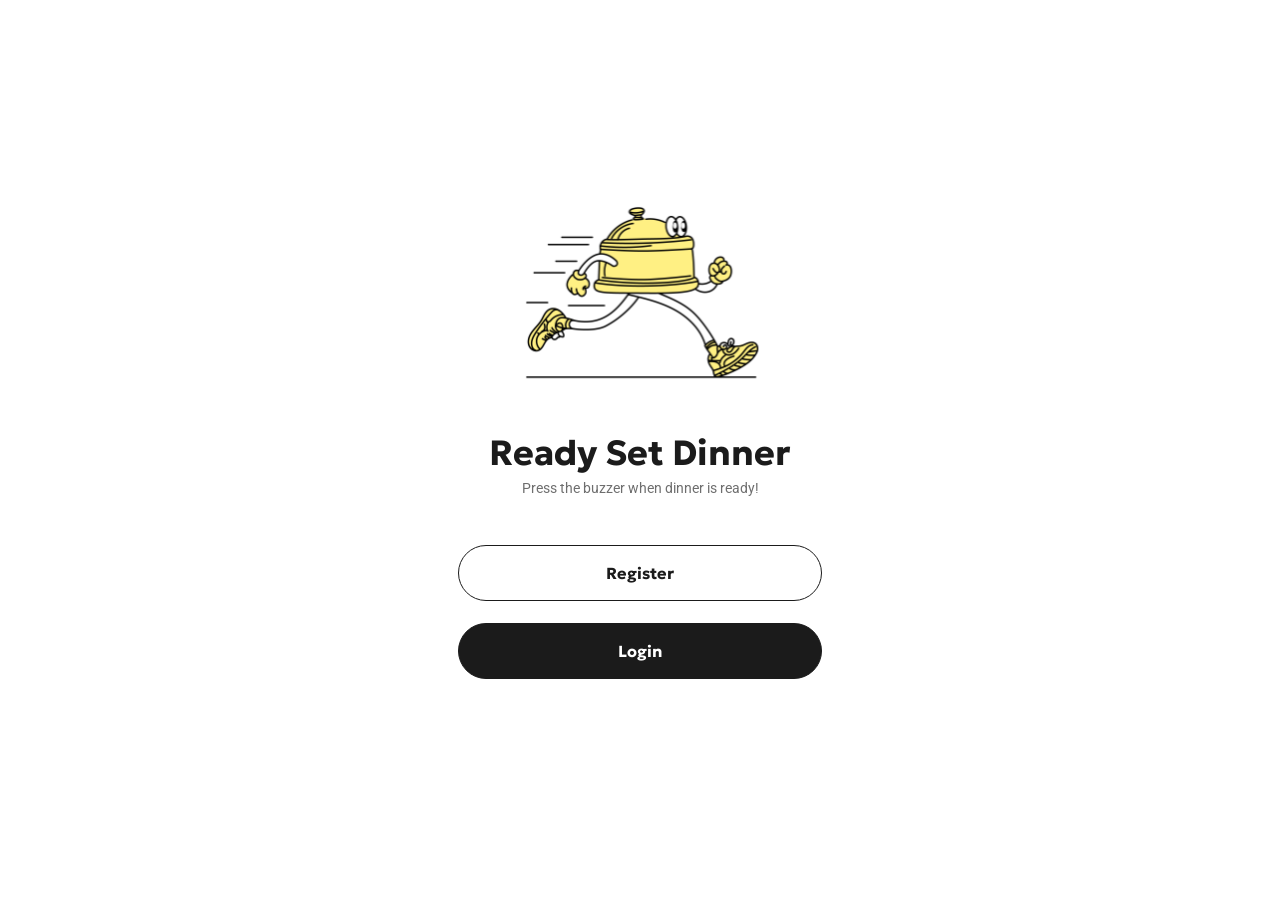
<file: index.html>
<!-- Home Page: Hauptseite der Anwendung -->
<!DOCTYPE html>
<html lang="de-CH">
<head>
  <meta charset="UTF-8">
  <meta name="viewport" content="width=device-width, initial-scale=1.0">
  <title>Ready Set Dinner</title>
  <link rel="icon" type="image/png" href="resources/assets/icons/bell.svg">
  <link rel="stylesheet" href="css/style.css">
</head>
<body>
  <main class="auth_page">
    <section class="auth_card">
      <img 
        src="resources/assets/DinnerBell.svg" 
        alt="Rennende Essensglocke" 
        class="hero_image"
      >

      <h1>Ready Set Dinner</h1>
      <p class="subtitle">Press the buzzer when dinner is ready!</p>

      <div class="button_group">
        <a href="register.html" class="btn btn_secondary">Register</a>
        <a href="login.html" class="btn btn_primary">Login</a>
      </div>
    </section>
  </main>
</body>
</html>
</file>
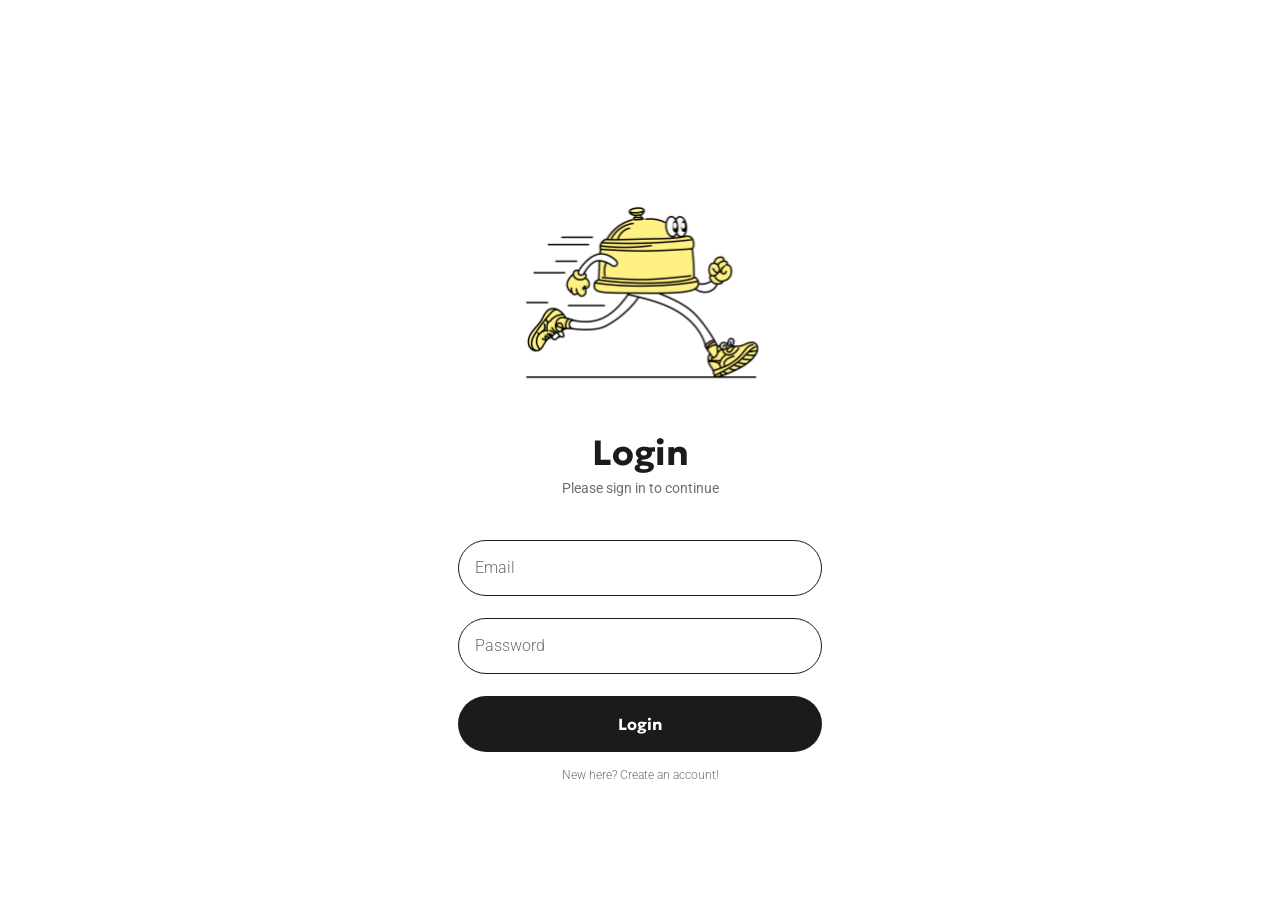
<file: login.html>
<!-- Login Page: Anmeldung bestehender Benutzer -->
<!DOCTYPE html>
<html lang="de-CH">

<head>
  <meta charset="UTF-8">
  <meta name="viewport" content="width=device-width, initial-scale=1.0">
  <title>Login | Ready Set Dinner</title>
  <link rel="icon" type="image/png" href="resources/assets/icons/bell.svg">
  <link rel="stylesheet" href="css/style.css">
</head>

<body>
  <main class="auth_page">
    <section class="auth_card login_card">

      <a href="index.html">
        <img src="resources/assets/DinnerBell.svg" alt="Rennende Essensglocke" class="hero_image">
      </a>

      <h1>Login</h1>
      <p class="subtitle">Please sign in to continue</p>

      <form id="login_form" class="form_area">
        <p id="form_message" class="form_message"></p>

        <input type="email" id="email" name="email" class="form_input" placeholder="Email" required>

        <input type="password" id="password" name="password" class="form_input" placeholder="Password" required>

        <button type="submit" class="btn btn_primary">
          Login
        </button>

        <a href="register.html" class="auth_hint">
          New here? Create an account!
        </a>

      </form>

    </section>
  </main>

  <script src="js/login.js"></script>
</body>

</html>
</file>
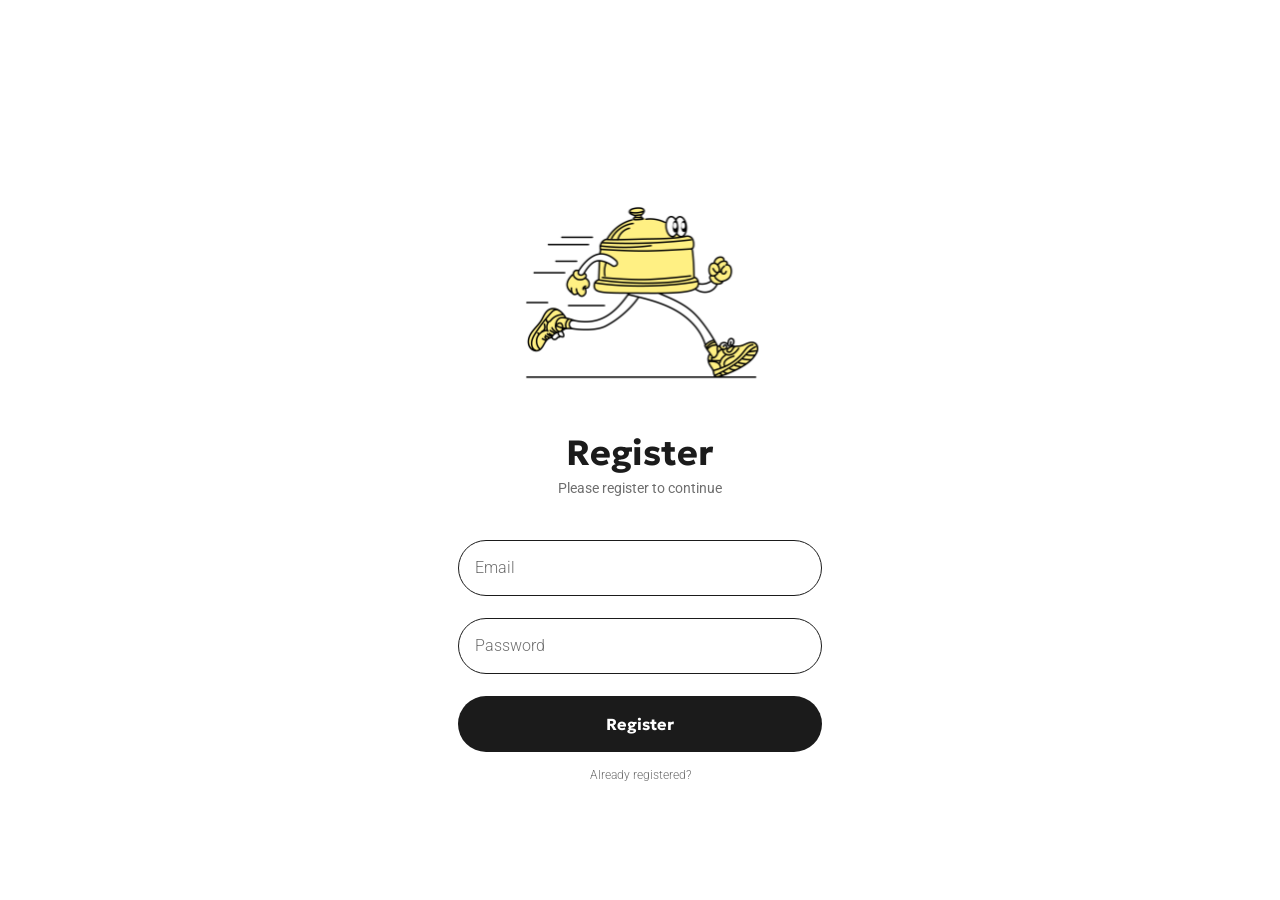
<file: register.html>
<!-- Register Page: Registrierung neuer Benutzer -->
<!DOCTYPE html>
<html lang="de-CH">

<head>
  <meta charset="UTF-8">
  <meta name="viewport" content="width=device-width, initial-scale=1.0">
  <title>Register | Ready Set Dinner</title>
  <link rel="icon" type="image/png" href="resources/assets/icons/bell.svg">
  <link rel="stylesheet" href="css/style.css">
</head>

<body>
  <main class="auth_page">
    <section class="auth_card register_card">

      <a href="index.html">
        <img src="resources/assets/DinnerBell.svg" alt="Rennende Essensglocke" class="hero_image">
      </a>

      <h1>Register</h1>
      <p class="subtitle">Please register to continue</p>

      <form id="register_form" class="form_area">
        <p id="form_message" class="form_message"></p>
        <input type="email" id="email" name="email" class="form_input" placeholder="Email" required>

        <input type="password" id="password" name="password" class="form_input" placeholder="Password" required>

        <button type="submit" class="btn btn_primary">
          Register
        </button>

        <a href="login.html" class="auth_hint">
          Already registered?
        </a>
      </form>

    </section>
  </main>

  <script src="js/register.js"></script>
</body>

</html>
</file>
<file: css/style.css>
/* style.css: Zentrale CSS-Datei für die gesamte App, enthält globale Styles, Farben, sowie spezifische Styles für jede Seite und Komponente */

@import url("https://fonts.googleapis.com/css2?family=Geologica:wght,CRSV@100..900,0&family=Roboto:ital,wght@0,100..900;1,100..900&display=swap");

:root {
   /* COLORS */
  --color_white: #ffffff;
  --color_black: #1B1B1B;
  --color_grey: #6e6e6e;
  --color_light-grey: #f5f5f7;

  --color_accent-yellow: #FFF083;
  --color_accent-blue: #C9F5FF;
  --color_accent-pink: #F4C9FF;
  --color_accent-green: #EAFFC9;
  --color_accent-orange: #FFE3C9;

  --color_error: #c0392b;

  /* BUTTONS */
  --button_height: 56px;
  --button_radius: 30px;

  /* PAGE */
  --page_width: 393px;
  --content_width: 309px;
  --image_width: 255px;
}

  /* STYLE PAGE */
* {
  margin: 0;
  padding: 0;
  box-sizing: border-box;
}

html,body {
  width: 100%;
  min-height: 100%;
}

body {
  background-color: var(--color_white);
  font-family: "Geologica", Helvetica, sans-serif;
  color: var(--color_black);
  min-height: 100vh;
  display: flex;
  justify-content: center;
}

main {
  padding: 42px 42px 0 42px;
  min-height: 100vh;
}
/* =========================================================
   STYLE ELEMENTS - HEADINGS, BUTTONS, INPUT FIELDS, NAVIGATION
   ========================================================= */

/*HEADINGS*/
h1 {  
  text-align: center;
  font-family: "Geologica", sans-serif;
  font-weight: 700;
  font-optical-sizing: auto;
  font-size: 35px;
  font-style: normal;
  line-height: 50px; 
  color: var(--color_black);
}

h2 {  
  text-align: center;
  font-family: "Geologica", sans-serif;
  font-weight: 700;
  font-optical-sizing: auto;
  font-size: 24px;
  font-style: normal;
  line-height: 24px; 
  color: var(--color_black);
}

h3{
  font-family: "Geologica", sans-serif;
  font-weight: 700;
  font-optical-sizing: auto;
  font-size: 18px;
  font-style: normal;
  line-height: 22px;
  color: var(--color_black);
}

p {
  font-family: "Roboto", sans-serif;
  font-weight: 300;
  font-style: normal;
  font-size: 14px;
  font-optical-sizing: auto;
  line-height: 20px;
  color: var(--color_grey);
}

.subtitle {
  font-size: 14px;
  line-height: 20px;
  font-weight: 400;
  color: var(--color_grey);
}

/* BUTTONS */
.btn {
  width: 100%;
  height: var(--button_height);

  display: flex;
  justify-content: center;
  align-items: center;

  border-radius: var(--button_radius);
  font-family: "Geologica", sans-serif;
  font-size: 16px;
  font-weight: 700;
  text-decoration: none;
}

.btn_primary {
  background-color: var(--color_black);
  color: var(--color_white);
  border: 1px solid var(--color_black);
}

.btn_secondary {
  background-color: var(--color_white);
  color: var(--color_black);
  border: 1px solid var(--color_black);
}

.add_member_button {
  height: 58px;
  margin-top: 28px;
  border-radius: 10px;
}

button {
  cursor: pointer;
}

button, input {
  font: inherit;
}

/* Input Felder */
.form_input {
  width: 100%;
  height: 56px;
  border: 1px solid var(--color_black);
  border-radius: var(--button_radius);
  padding-left: 16px;
  padding-right: 16px;

  font-size: 16px;
  font-family: "Roboto", sans-serif;
  font-weight: 300;

  color: var(--color_black);
  background-color: var(--color_white);
  outline: none;
}

.form_input::placeholder {
  color: var(--color_grey);
}

.form_input:focus {
  border: 2px solid var(--color_black);
}

/* BOTTOM NAVIGATION */
.bottom_nav {
  position: fixed;
  left: 50%;
  bottom: 0;
  transform: translateX(-50%);
  width: 100%;
  height: 74px;
  border-top: 1px solid var(--color_black);
  background: var(--color_white);
  display: grid;
  grid-template-columns: repeat(4, 1fr);
  align-items: center;
  z-index: 10;
}

.nav_link {
  height: 100%;
  color: var(--color_grey);
  opacity: 50%;
  text-decoration: none;
  font-size: 12px;
  font-weight: 600;
  display: flex;
  flex-direction: column;
  align-items: center;
  justify-content: center;
  gap: 3px;
}

.nav_link img {
    opacity: 0.45;
}

.nav_link.is_active {
  color: var(--color_black);
  position: relative;
  opacity:1
}

.nav_link.is_active img {
  opacity: 1;
}

.nav_link.is_active::before {
  content: "";
  position: absolute;
  width: 60px;
  height: 60px;
  border-radius: 50%;
  background: var(--color_accent-yellow);
  opacity:1;
  z-index: -1;
}


/* TOP NAVIGATION DESKTOP */

.top_nav {
  position: fixed;
  top: 0;
  left: 0;
  width: 100%;
  height: 78px;
  padding: 0 40px;
  background: var(--color_white);
  border-bottom: 1px solid #e7e7e7;
  display: none;
  align-items: center;
  grid-template-columns: 1fr auto 1fr;
  z-index: 200;
  box-sizing: border-box;
}

.top_nav_left {
  justify-self: start;
}

.brand_logo {
  text-decoration: none;
  color: var(--color_black);
  font-size: 22px;
  font-weight: 700;
}

.top_nav_center {
  justify-self: center;

  display: flex;
  align-items: center;
  gap: 42px;
}

.desktop_nav_link {
  text-decoration: none;
  color: var(--color_grey);

  font-size: 16px;
  font-weight: 700;

  transition: color 0.2s ease;
}

.desktop_nav_link:hover,
.desktop_nav_link.is_active {
  color: var(--color_black);
}

.top_nav_right {
  justify-self: end;
}

.logout_button {
  border: none;
  background: var(--color_black);
  color: var(--color_white);
  height: 46px;
  padding: 0 22px;
  border-radius: 999px;
  font-size: 15px;
  font-weight: 700;
  cursor: pointer;
}


/* =========================================================
   AUTHENTICATION PAGE
   ========================================================= */
/* Welcome Page*/
.auth_page {
  width: 100%;
  min-height: 100%;
  display: flex;
  justify-content: center;
}

.auth_card {
  display: flex;
  flex-direction: column;
  align-items: center;
  text-align: center;
}

.hero_image {
  width: var(--image_width);
  display: block;
  margin: 0 auto 42px auto;
}

.button_group {
  width: 100%;
  display: flex;
  flex-direction: column;
  gap: 22px;
  margin-top: 47px;
}

/* Register und Login Page*/
.auth_card {
 padding-top: 78px;
 width: 100%;
}

.form_area {
  width: 100%;
  display: flex;
  flex-direction: column;
  gap: 22px;
  margin-top: 0px;
}

.form_area .btn {
  border: none;
  cursor: pointer;
}

.form_message {
  min-height: 20px;
  font-size: 14px;
  line-height: 20px;
  color: var(--color_error);
}

.auth_hint {
  margin-top: -8px;

  font-size: 12px;
  line-height: 18px;

  color: var(--color_grey);
  text-decoration: none;
  font-family: "Roboto", sans-serif;
  font-weight: 300;
}

.auth_hint:hover {
  text-decoration: underline;
}

/* =========================================================
    HOME PAGE
   ========================================================= */

.app_body {
  min-height: 100vh;
}

.app_main {
  width: 100%;
  min-height: 100vh;
  padding: 48px 23px 110px 23px;
  margin: 0 auto;
}

.page_header {
  text-align: center;
  margin-bottom: 46px;
}

.page_header .subtitle {
  margin-top: 2px;
  margin-bottom: 0;
}

.section_title {
  margin: 28px 0 20px 0;
}

.active_goal_container{
  position: relative;
  width: 100%;
  border: 1px solid var(--color_black);
  border-radius: 14px;
  background: var(--color_white);
  padding: 32px 20px 28px 20px;
  text-align: center;
}

.goal_card {
  width: 100%;
  text-align: center;
}

.goal_badge {
  position: absolute;
  top: -12px;
  left: 50%;
  transform: translateX(-50%);
  min-width: 136px;
  height: 29px;
  padding: 0 15px;
  border: 1px solid var(--color_black);
  border-radius: 16px;
  background: var(--color_accent-yellow);
  display: inline-flex;
  justify-content: center;
  align-items: center;
  gap: 6px;
  font-size: 14px;
  font-weight: 700;
  white-space: nowrap;
  font-family: "Roboto", sans-serif;
  font-weight: 500;
}

.goal_image {
  width: 255px;
  max-width: 100%;
  display: block;
  margin: 2px auto 22px auto;
}

.goal_title {
  margin-bottom: 12px;
}

.goal_points {
   font-family: "Roboto", sans-serif;
  font-weight: 500;
  color: var(--color_black);
  margin-bottom: 18px;
}

.progress_bar {
  width: 100%;
  height: 20px;
  border: 1px solid var(--color_black);
  border-radius: 999px;
  background: var(--color_light-grey);
  overflow: hidden;
}

.progress_fill {
  width: 0%;
  height: 100%;
  background: var(--color_accent-yellow);
  border-right: 2px solid var(--color_black);
  transition: width 0.25s ease;
}

.empty_state {
  width: 100%;
  border: 1px solid var(--color_black);
  border-radius: 14px;
  padding: 26px 18px;
  text-align: center;
  background: var(--color_white);
}

.call_button {
  margin-top: 24px;
  gap: 10px;
}

.timer_card {
  display: none;
  margin-top: 24px;
  border: 1px solid var(--color_black);
  border-radius: 14px;
  background: var(--color_light-grey);
  padding: 24px;
  text-align: center;
}

.timer_card.is_visible {
  display: block;
}

.timer_display {
  font-size: 60px;
  line-height: 1;
  font-weight: 800;
  letter-spacing: -2px;
  margin-bottom: 22px;
}

.timer_bar {
  height: 20px;
  margin-bottom: 18px;
}

.timer_fill {
  background: var(--color_black);
  border-right: none;
}

.timer_reset {
  width: 148px;
  margin: 0 auto;
  height: 45px;
  background: var(--color_white);
}

.buzzer_panel {
  display: none;
  margin-top: 24px;
  border: 1px solid var(--color_black);
  border-radius: 14px;
  padding: 28px 24px;
}

.buzzer_panel.is_visible {
  display: block;
}

.buzzer_grid {
  display: grid;
  grid-template-columns: 1fr 1fr;
  gap: 16px;
  margin-top: 24px;
}

.buzzer_button {
  aspect-ratio: 1 / 1;
  border: 1px solid var(--color_black);
  border-radius: 50%;
  background: var(--color_light-grey);
  display: flex;
  flex-direction: column;
  align-items: center;
  justify-content: center;
  gap: 9px;
  font-weight: 800;
}

.buzzer_button.blue {
  background: var(--color_accent-blue);
}

.buzzer_button.pink {
  background: var(--color_accent-pink);
}

.buzzer_button.green {
  background: var(--color_accent-green);
}

.buzzer_button.orange {
  background: var(--color_accent-orange);
}

.buzzer_button:disabled {
  cursor: not-allowed;
  opacity: 0.5;
}

.buzzer_button.is_clicked {
  border-width: 2px;
}

.buzzer_result {
  display: block;
  margin-top: 4px;
  font-size: 14px;
  font-weight: 700;
}


.goal_actions {
  margin-top: 18px;
}

.collect_button {
  display: none;
}

.collect_button.is_visible {
  display: flex;
}

/* =========================================================
   GOALS PAGE
   ========================================================= */

.goals_list {
  display: flex;
  flex-direction: column;
  gap: 12px;
}

.goal_list_item {
  min-height: 82px;
  border: 1px solid var(--color_black);
  border-radius: 14px;
  background: var(--color_light-grey);
  padding: 16px 14px 16px 17px;
  display: grid;
  grid-template-columns: 1fr auto auto;
  align-items: center;
  gap: 10px;
}

.icon_button {
  width: 39px;
  height: 39px;
  border: 1px solid var(--color_black);
  border-radius: 50%;
  background: var(--color_white);
  color: var(--color_black);
  display: inline-flex;
  align-items: center;
  justify-content: center;
  font-size: 18px;
}

.add_goal_button {
  margin-top: 12px;
  background: var(--color_white);
  color: var(--color_black);
  border: 1px solid var(--color_black);
  gap: 10px;
}

.goal_form_card {
  display: none;
  margin-top: 12px;
  border: 1px solid var(--color_black);
  border-radius: 14px;
  background: var(--color_light-grey);
  padding: 20px 16px 16px 16px;
  text-align: center;
}

.goal_form_card.is_visible {
  display: block;
}

.goal_form_card h2 {
  margin-bottom: 18px;
}

.goal_form {
  display: flex;
  flex-direction: column;
  gap: 14px;
}

.goal_form_actions {
  display: grid;
  grid-template-columns: 1fr 1fr;
  gap: 8px;
}

.goal_form_actions .btn {
  height: 43px;
}

.app_message {
  margin-top: 12px;
  text-align: center;
  min-height: 18px;
  color: var(--color_error);
}

/* =========================================================
   FAMILY PAGE
   ========================================================= */

.family_page {
  padding-bottom: 110px;
}

.family_members {
  display: flex;
  flex-direction: column;
  gap: 16px;
}

.family_member_card {
  background: var(--color_white);
  border: 1px solid var(--color_grey);
  border-radius: 16px;
  padding: 18px;
  display: flex;
  align-items: center;
  justify-content: space-between;
}

.family_member_card.blue {
  background: var(--color_accent-blue);
}

.family_member_card.pink {
  background: var(--color_accent-pink);
}

.family_member_card.green {
  background: var(--color_accent-green);
}

.family_member_card.orange {
  background: var(--color_accent-orange);
}

.family_member_left {
  display: flex;
  align-items: center;
  gap: 14px;
}

.member_actions {
  display: flex;
  gap: 8px;
}

.member_action_button {
  width: 34px;
  height: 34px;
  border: 1px solid var(--color_black);
  border-radius: 50%;
  background: var(--color_white);
  font-size: 14px;
  font-weight: 700;
  display: flex;
  align-items: center;
  justify-content: center;
}

.member_icon_wrapper {
  width: 64px;
  height: 64px;
  border-radius: 50%;
  border: 1px solid var(--color_black);
  background: var(--color_white);
  display: flex;
  align-items: center;
  justify-content: center;
}

.member_icon {
  width: 34px;
  height: 34px;
}

.member_color {
  width: 22px;
  height: 22px;
  border-radius: 50%;
}

.member_color.blue {
  background: var(--color_accent-blue);
}

.member_color.pink {
  background: var(--color_accent-pink);
}

.member_color.green {
  background: var(--color_accent-green);
}

.member_color.orange {
  background: var(--color_accent-orange);
}

.member_modal {
  position: fixed;
  inset: 0;
  background: rgba(0,0,0,0.45);
  display: flex;
  align-items: center;
  justify-content: center;
  z-index: 200;
}

.member_modal.is_hidden {
  display: none;
}

.member_modal_card {
  width: 90%;
  background: var(--color_white);
  border-radius: 28px;
  padding: 28px 20px 40px;
}


.member_modal_header {
  margin-bottom: 24px;
}


.member_modal_header h2 {
  font-size: 24px;
  font-weight: 700;
}


.form_group {
  margin-bottom: 28px;
}


.form_group label {
  display: block;
  font-size: 14px;
  font-weight: 700;
  margin-bottom: 14px;
}


.form_group input {
  width: 100%;
  height: 52px;
  border-radius: 18px;
  border: 1px solid var(--color_grey);
  padding: 0 16px;
  font-size: 16px;
}


.icon_selection {
  display: flex;
  flex-wrap: wrap;
  gap: 12px;
}


.icon_selection .icon_button {
  width: 50px;
  height: 50px;
  border-radius: 18px;
  border: 1px solid var(--color_grey);
  background: var(--color_white);
  width: calc((100% - 48px) / 5);
  display: flex;
  align-items: center;
  justify-content: center;
}

.icon_selection .icon_button img {
  width: 28px;
  height: 28px;
}

.icon_selection .icon_button.is_selected {
  border: 2px solid var(--color_black);
}


.color_selection {
  display: flex;
  gap: 16px;
}


.color_button {
  width: 52px;
  height: 52px;
  border: 3px solid transparent;
  border-radius: 50%;
  border: 1px solid var(--color_grey);
}

.color_button.is_selected {
  border-color: var(--color_black);
}

.color_button.blue {
  background: var(--color_accent-blue);
}

.color_button.pink {
  background: var(--color_accent-pink);
}

.color_button.green {
  background: var(--color_accent-green);
}

.color_button.orange {
  background: var(--color_accent-orange);
}


.color_button:disabled {
  background: var(--color_light-grey);
}


.member_modal_actions {
  display: flex;
  gap: 12px;
  margin-top: 10px;
}

.member_modal_actions .btn {
  flex: 1;
  height: 56px;
}

.delete_modal_card {
  width: 100%;
  max-width: var(--page_width);
  background: var(--color_white);
  border-radius: 28px;
  padding: 28px 20px 40px;
  text-align: center;
}

.delete_modal_text {
  margin-top: 12px;
  line-height: 20px;
}

.delete_modal_actions {
  display: flex;
  gap: 12px;
  margin-top: 24px;
}

.delete_modal_actions .btn {
  flex: 1;
  height: 56px;
}

.delete_confirm_button {
  background: var(--color_error);
  border-color: var(--color_error);
  color: var(--color_white);
}

/* =========================================================
   STATS PAGE
   ========================================================= */

.stats_page {
  padding-bottom: 110px;
}

.stats_header {
  margin-bottom: 48px;
}

.stats_card {
  width: 100%;
  border: 1px solid var(--color_black);
  border-radius: 16px;
  background: var(--color_white);
  padding: 26px 24px 24px 24px;
  margin-bottom: 24px;
}

.stats_card h2 {
  margin-bottom: 24px;
}

.stats_members_list {
  display: flex;
  flex-direction: column;
  gap: 14px;
}

.stats_member_card {
  min-height: 88px;
  border: 1px solid var(--color_black);
  border-radius: 16px;
  padding: 16px;
  display: flex;
  align-items: center;
  justify-content: space-between;
}

.stats_member_card.blue {
  background: var(--color_accent-blue);
}

.stats_member_card.pink {
  background: var(--color_accent-pink);
}

.stats_member_card.green {
  background: var(--color_accent-green);
}

.stats_member_card.orange {
  background: var(--color_accent-orange);
}

.stats_member_left {
  display: flex;
  align-items: center;
  gap: 16px;
}

.stats_icon_wrapper {
  width: 54px;
  height: 54px;
  border: 1px solid var(--color_black);
  border-radius: 50%;
  background: var(--color_white);
  display: flex;
  align-items: center;
  justify-content: center;
}

.stats_icon_wrapper img {
  width: 30px;
  height: 30px;
}

.stats_member_card p {
  opacity: 1;
}

.stats_points {
  text-align: right;
}

.stats_points strong {
  display: block;
  font-size: 18px;
  line-height: 22px;
  font-weight: 700;
}


.stats_toggle_button {
  width: 148px;
  height: 45px;
  margin: 20px auto 0 auto;
  font-size: 14px;
}

.stats_chart_card {
  padding-bottom: 26px;
}

.stats_chart_card h2 {
  margin-bottom: 3px;
}

.stats_chart_subtitle {
  text-align: center;
  margin-bottom: 18px;
  font-size: 14px;
  line-height: 18px;
}

.weekly_chart {
  width: 100%;
}

.weekly_chart_svg {
  width: 100%;
  display: block;
}

.chart_grid_line {
  stroke: #d8d8d8;
  stroke-width: 1;
  stroke-dasharray: 4 4;
}

.chart_axis_line {
  stroke: var(--color_grey);
  stroke-width: 1.2;
}

.chart_axis_label,
.chart_week_label {
  fill: var(--color_black);
  font-family: "Roboto", sans-serif;
  font-size: 12px;
}

.chart_bar {
  stroke: var(--color_black);
  stroke-width: 1;
}

.chart_bar.blue,
.chart_legend_dot.blue {
  fill: var(--color_accent-blue);
  background: var(--color_accent-blue);
}

.chart_bar.pink,
.chart_legend_dot.pink {
  fill: var(--color_accent-pink);
  background: var(--color_accent-pink);
}

.chart_bar.green,
.chart_legend_dot.green {
  fill: var(--color_accent-green);
  background: var(--color_accent-green);
}

.chart_bar.orange,
.chart_legend_dot.orange {
  fill: var(--color_accent-orange);
  background: var(--color_accent-orange);
}

.chart_legend {
  display: flex;
  flex-wrap: wrap;
  justify-content: center;
  gap: 10px 12px;
  margin-top: -8px;
}

.chart_legend_item {
  display: inline-flex;
  align-items: center;
  gap: 5px;
  font-size: 13px;
  color: var(--color_grey);
  font-family: "Roboto", sans-serif;
}

.chart_legend_dot {
  width: 12px;
  height: 12px;
  border-radius: 50%;
}

/* =========================================================
   APP TOPBAR / LOGOUT
   ========================================================= */

.change_family_button {
  height: 52px;
  margin-top: 18px;
  font-size: 15px;
}

.change_family_button:active {
  transform: scale(0.97);
}

/* =========================================================
   RESPONSIVE DESIGN 
   ========================================================= */
   
@media (max-width: 392px) {
  .app_main {
    padding-left: 16px;
    padding-right: 16px;
  }

  .timer_display {
    font-size: 52px;
  }
}

/*DESKTOP*/

@media (min-width: 1024px) {

  .top_nav {
    display: grid;
  }

  body {
    padding-top: 78px;
    width: 100%;
  }

  .bottom_nav {
    display: none;
  }

  .auth_page {
  width: 35%;
  }

  .app_main {
    margin: 0% 10% 0% 10%;
    padding: 48px 0 0 0;
    justify-content: center;
  }

  .call_container{
    display: flex;
    flex-direction:column;
    align-items: center;
    gap: 20px;
    padding-bottom: 5%;
  }

  .dinner_call_container{
    width: 50%;
  }

  .timer_card.is_visible {
    margin-top: 0;
  }

  .buzzer_grid {
  display: flex;
  flex-direction: row;
  justify-content: center;
  align-items: center;
  gap: 18px;
  flex-wrap: wrap;
}

.buzzer_button {
  width: 130px;
  height: 130px;
  aspect-ratio: 1 / 1;
  flex: 0 0 130px;
  font-size: 16px;
}

.buzzer_button img {
  width: 38px;
  height: 38px;
}

.buzzer_result {
  font-size: 14px;
}

  .goals_container{
    display: flex;
    flex-direction: row;
    justify-content: center;
    gap: 20px;
  }

  .active_goal_container {
  width: 50%;
}

.goals_container .active_goal_container {
  display: flex;
  flex-direction: column;
  justify-content: center;
  align-items: center;
}

.goals_container #active_goal_area {
  width: 100%;
}

.goals_container .goal_actions {
  width: 100%;
  display: flex;
  justify-content: center;
  margin-top: 18px;
}

.goals_container .collect_button.is_visible {
  width: 160px;
  display: flex;
}

  .future_goals_container{
    width: 50%;
    position: relative;
    border: 1px solid var(--color_black);
    border-radius: 14px;
    background: var(--color_white);
    padding: 32px 20px 28px 20px;
  }

  .app_main_family_page{
    width:50%;
  }

  .icon_selection .icon_button {
  width: 80px;
  height: 80px;
  }

  .member_modal_card {
  width: 40%;
  }

  .stats_container{
    display: flex;
    flex-direction: row;
    gap: 20px;
  }

}
</file>
